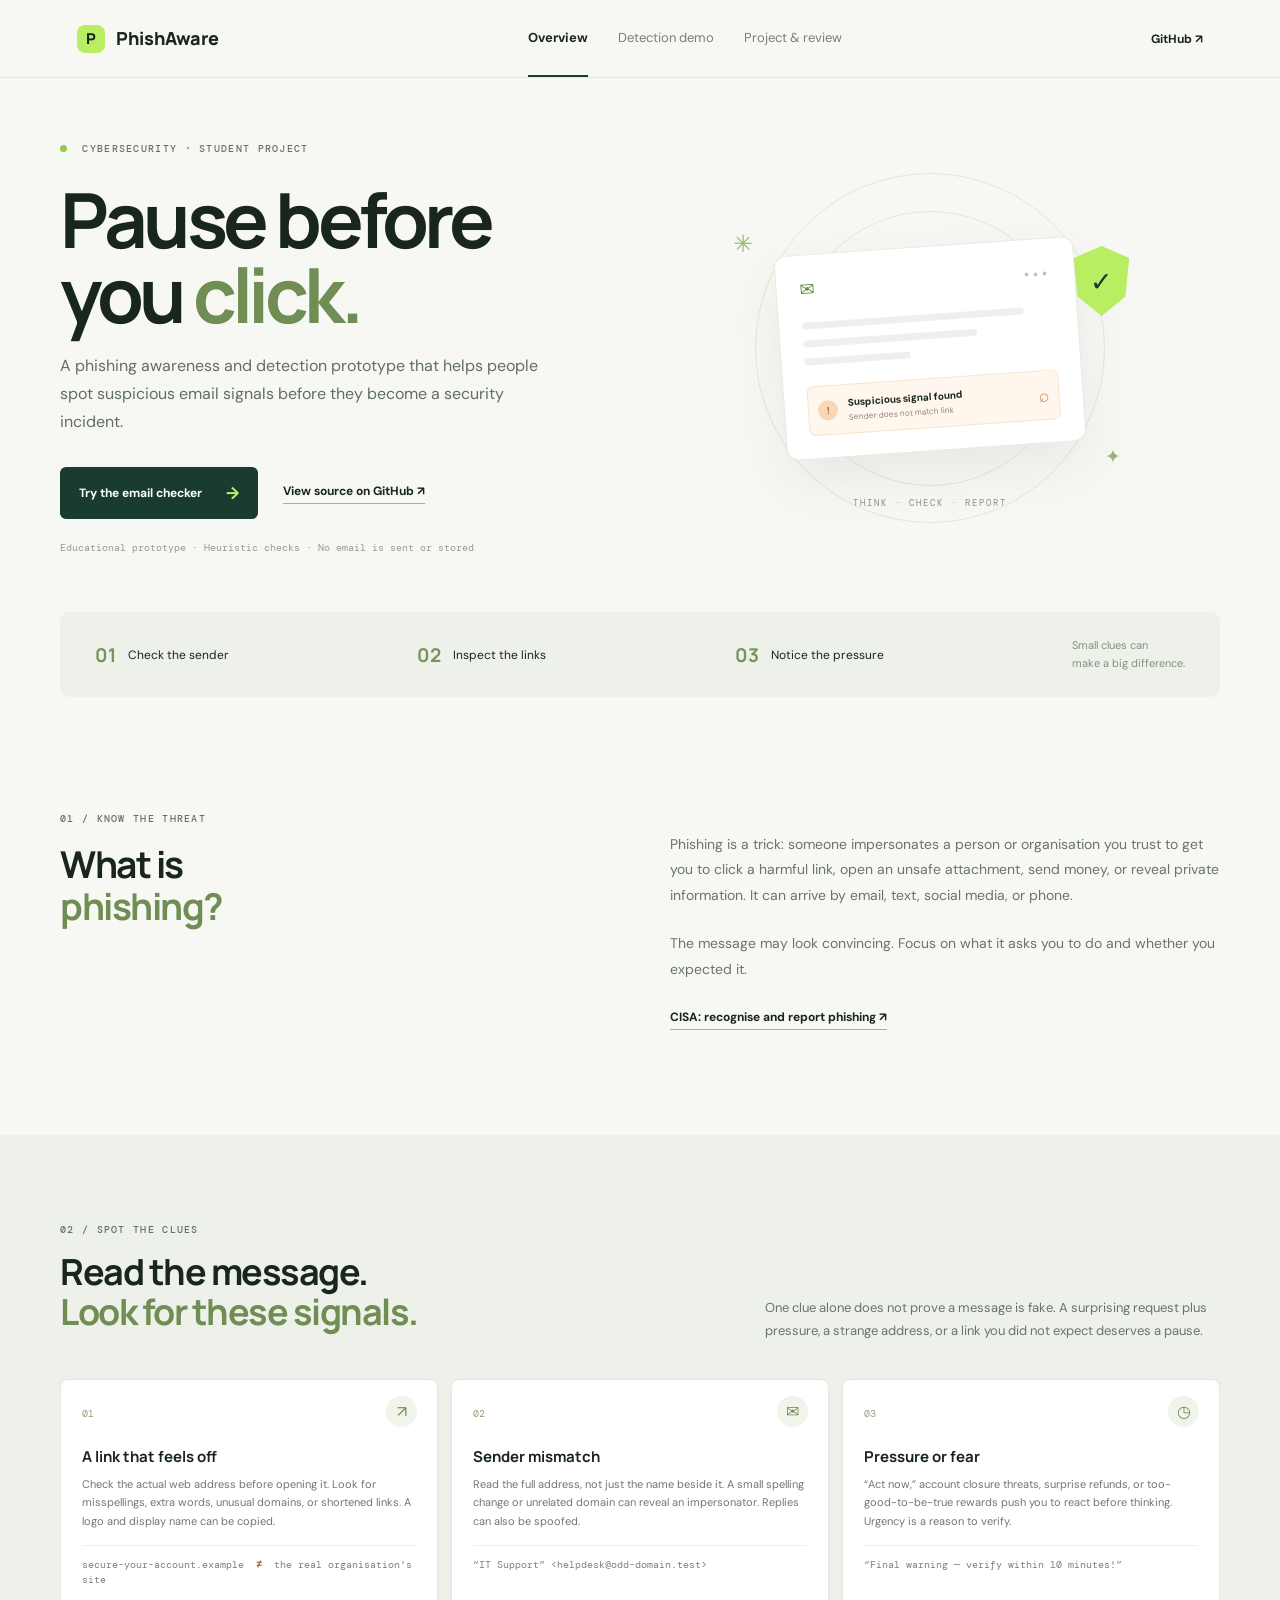
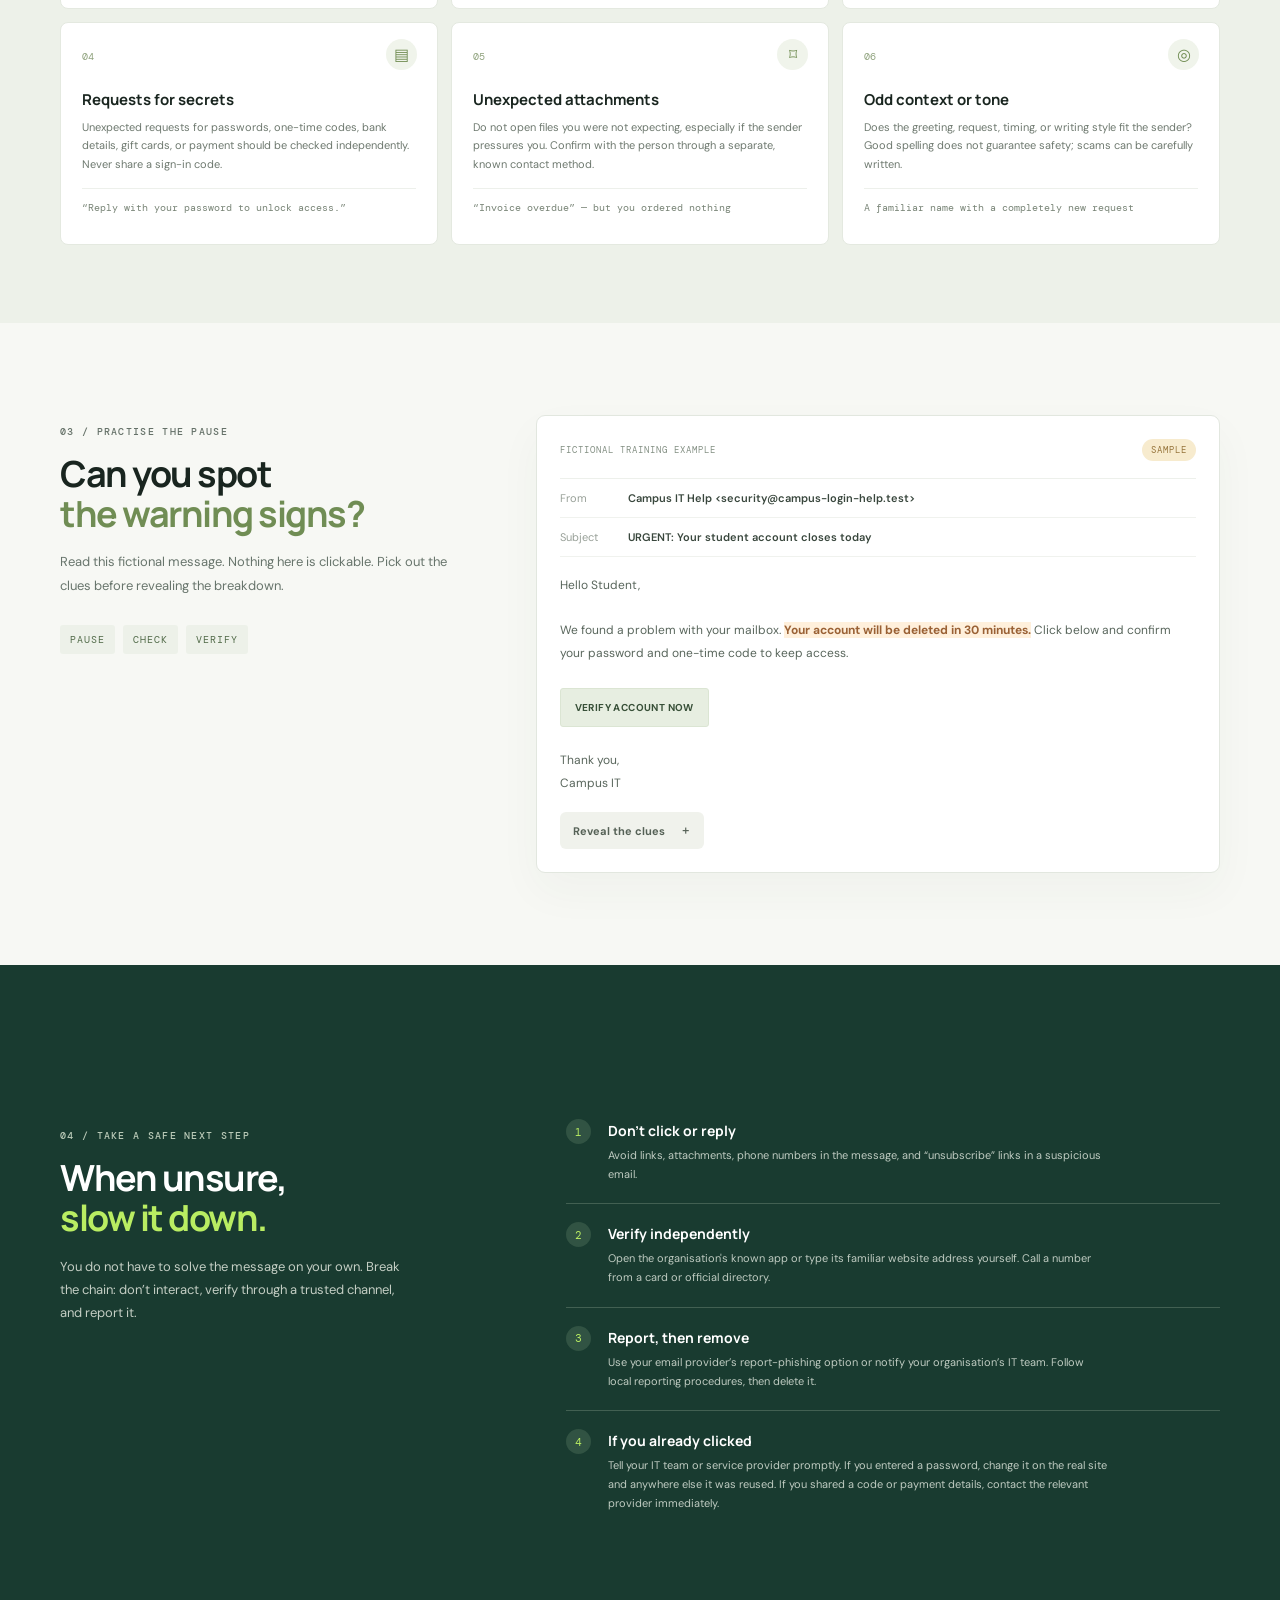
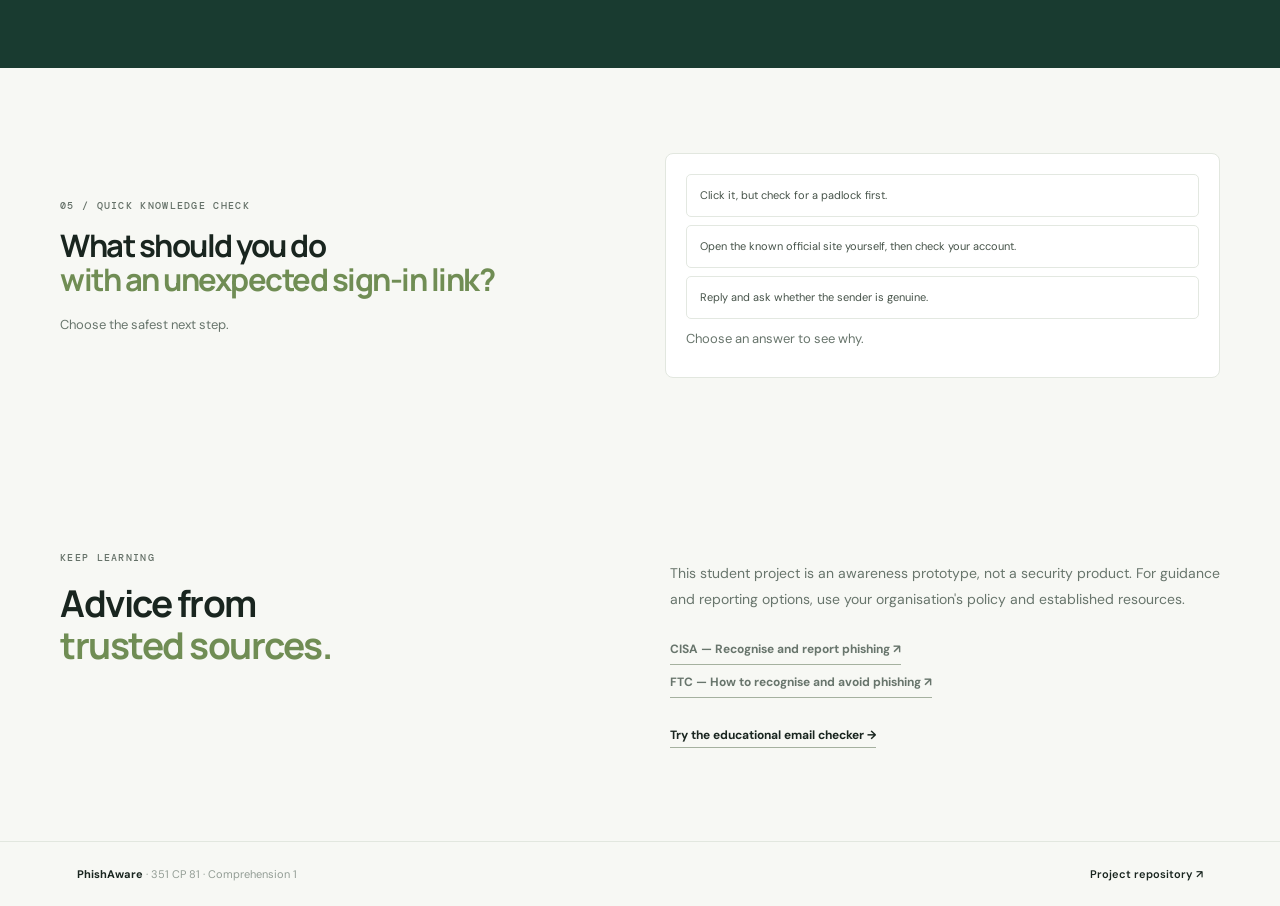
<file: index.html>
<!doctype html>
<html lang="en">
<head>
  <meta charset="utf-8"><meta name="viewport" content="width=device-width, initial-scale=1">
  <meta name="description" content="A student project exploring phishing awareness and email risk indicators.">
  <title>PhishAware — Project Portfolio</title><link rel="stylesheet" href="style.css">
</head>
<body>
  <header class="site-header"><a class="brand" href="index.html"><span class="brand-mark">P</span> PhishAware</a><nav aria-label="Main navigation"><a class="active" href="index.html">Overview</a><a href="project.html">Detection demo</a><a href="review.html">Project & review</a></nav><a class="repo-link" data-repo href="#">GitHub ↗</a></header>
  <main>
    <section class="hero wrap"><div class="hero-copy"><p class="eyebrow"><span class="dot"></span> CYBERSECURITY · STUDENT PROJECT</p><h1>Pause before<br>you <em>click.</em></h1><p class="lead">A phishing awareness and detection prototype that helps people spot suspicious email signals before they become a security incident.</p><div class="actions"><a class="button primary" href="project.html">Try the email checker <span>→</span></a><a class="text-link" data-repo href="#">View source on GitHub ↗</a></div><p class="fine">Educational prototype · Heuristic checks · No email is sent or stored</p></div>
      <div class="hero-visual" aria-label="Illustration of an email being checked for suspicious signals"><div class="orbit orbit-one"></div><div class="orbit orbit-two"></div><div class="mail-card"><div class="mail-top"><span class="mail-icon">✉</span><span class="mail-dots">•••</span></div><div class="mail-line wide"></div><div class="mail-line"></div><div class="mail-line short"></div><div class="alert-row"><span class="warning">!</span><span><b>Suspicious signal found</b><small>Sender does not match link</small></span><span class="mini-check">⌕</span></div></div><div class="shield"><span>✓</span></div><div class="spark spark-a">✳</div><div class="spark spark-b">✦</div><div class="visual-caption">THINK · CHECK · REPORT</div></div>
    </section>
    <section class="stats wrap"><div><strong>01</strong><span>Check the sender</span></div><div><strong>02</strong><span>Inspect the links</span></div><div><strong>03</strong><span>Notice the pressure</span></div><div class="stats-note">Small clues can<br>make a big difference.</div></section>
    <section class="intro wrap"><div><p class="eyebrow">01 / KNOW THE THREAT</p><h2>What is<br><em>phishing?</em></h2></div><div class="intro-copy"><p>Phishing is a trick: someone impersonates a person or organisation you trust to get you to click a harmful link, open an unsafe attachment, send money, or reveal private information. It can arrive by email, text, social media, or phone.</p><p>The message may look convincing. Focus on what it asks you to do and whether you expected it.</p><a class="arrow-link" href="https://www.cisa.gov/secure-our-world/recognize-and-report-phishing" target="_blank" rel="noopener">CISA: recognise and report phishing ↗</a></div></section>
    <section class="signals-section"><div class="wrap"><div class="section-head"><div><p class="eyebrow">02 / SPOT THE CLUES</p><h2>Read the message.<br><em>Look for these signals.</em></h2></div><p>One clue alone does not prove a message is fake. A surprising request plus pressure, a strange address, or a link you did not expect deserves a pause.</p></div><div class="signal-grid">
      <article class="signal-card"><span class="signal-number">01</span><span class="signal-icon">↗</span><h3>A link that feels off</h3><p>Check the actual web address before opening it. Look for misspellings, extra words, unusual domains, or shortened links. A logo and display name can be copied.</p><div class="example-line">secure-your-account.example&nbsp; <b>≠</b> &nbsp;the real organisation's site</div></article>
      <article class="signal-card"><span class="signal-number">02</span><span class="signal-icon">✉</span><h3>Sender mismatch</h3><p>Read the full address, not just the name beside it. A small spelling change or unrelated domain can reveal an impersonator. Replies can also be spoofed.</p><div class="example-line">“IT Support” &lt;helpdesk@odd-domain.test&gt;</div></article>
      <article class="signal-card"><span class="signal-number">03</span><span class="signal-icon">◷</span><h3>Pressure or fear</h3><p>“Act now,” account closure threats, surprise refunds, or too-good-to-be-true rewards push you to react before thinking. Urgency is a reason to verify.</p><div class="example-line">“Final warning — verify within 10 minutes!”</div></article>
      <article class="signal-card"><span class="signal-number">04</span><span class="signal-icon">▤</span><h3>Requests for secrets</h3><p>Unexpected requests for passwords, one-time codes, bank details, gift cards, or payment should be checked independently. Never share a sign-in code.</p><div class="example-line">“Reply with your password to unlock access.”</div></article>
      <article class="signal-card"><span class="signal-number">05</span><span class="signal-icon">⌑</span><h3>Unexpected attachments</h3><p>Do not open files you were not expecting, especially if the sender pressures you. Confirm with the person through a separate, known contact method.</p><div class="example-line">“Invoice overdue” — but you ordered nothing</div></article>
      <article class="signal-card"><span class="signal-number">06</span><span class="signal-icon">◎</span><h3>Odd context or tone</h3><p>Does the greeting, request, timing, or writing style fit the sender? Good spelling does not guarantee safety; scams can be carefully written.</p><div class="example-line">A familiar name with a completely new request</div></article>
    </div></div></section>
    <section class="anatomy wrap"><div class="anatomy-copy"><p class="eyebrow">03 / PRACTISE THE PAUSE</p><h2>Can you spot<br><em>the warning signs?</em></h2><p>Read this fictional message. Nothing here is clickable. Pick out the clues before revealing the breakdown.</p><div class="anatomy-rule"><span>PAUSE</span><span>CHECK</span><span>VERIFY</span></div></div><div class="sample-email"><div class="sample-label"><span>FICTIONAL TRAINING EXAMPLE</span><span class="sample-badge">SAMPLE</span></div><div class="sample-meta"><span>From</span><b>Campus IT Help &lt;security@campus-login-help.test&gt;</b></div><div class="sample-meta"><span>Subject</span><b>URGENT: Your student account closes today</b></div><div class="sample-body">Hello Student,<br><br>We found a problem with your mailbox. <strong>Your account will be deleted in 30 minutes.</strong> Click below and confirm your password and one-time code to keep access.<br><br><span class="fake-button">VERIFY ACCOUNT NOW</span><br><br>Thank you,<br>Campus IT</div><button class="button light reveal-button" id="reveal-clues" aria-expanded="false">Reveal the clues <span>＋</span></button><div class="clue-breakdown" id="clue-breakdown" hidden><h3>Four things to question</h3><ul><li><b>Lookalike sender domain:</b> “campus-login-help.test” is not established by the display name.</li><li><b>Artificial urgency:</b> a 30-minute deadline pressures the reader.</li><li><b>Password and one-time code request:</b> never disclose sign-in codes in response to an email.</li><li><b>Unexpected sign-in link:</b> navigate to the known campus website yourself or contact IT using a trusted directory.</li></ul><p>Training domains ending in <code>.test</code> are reserved for examples. This sample is fictional.</p></div></div></section>
    <section class="response-section"><div class="wrap response-layout"><div><p class="eyebrow">04 / TAKE A SAFE NEXT STEP</p><h2>When unsure,<br><em>slow it down.</em></h2><p class="response-intro">You do not have to solve the message on your own. Break the chain: don’t interact, verify through a trusted channel, and report it.</p></div><ol class="response-steps"><li><span>1</span><div><h3>Don’t click or reply</h3><p>Avoid links, attachments, phone numbers in the message, and “unsubscribe” links in a suspicious email.</p></div></li><li><span>2</span><div><h3>Verify independently</h3><p>Open the organisation's known app or type its familiar website address yourself. Call a number from a card or official directory.</p></div></li><li><span>3</span><div><h3>Report, then remove</h3><p>Use your email provider’s report-phishing option or notify your organisation’s IT team. Follow local reporting procedures, then delete it.</p></div></li><li><span>4</span><div><h3>If you already clicked</h3><p>Tell your IT team or service provider promptly. If you entered a password, change it on the real site and anywhere else it was reused. If you shared a code or payment details, contact the relevant provider immediately.</p></div></li></ol></div></section>
    <section class="mini-quiz wrap"><div><p class="eyebrow">05 / QUICK KNOWLEDGE CHECK</p><h2>What should you do<br><em>with an unexpected sign-in link?</em></h2><p>Choose the safest next step.</p></div><div class="quiz-box"><button class="quiz-option" data-correct="false">Click it, but check for a padlock first.</button><button class="quiz-option" data-correct="true">Open the known official site yourself, then check your account.</button><button class="quiz-option" data-correct="false">Reply and ask whether the sender is genuine.</button><p class="quiz-feedback" id="quiz-feedback" aria-live="polite">Choose an answer to see why.</p></div></section>
    <section class="intro wrap sources-row"><div><p class="eyebrow">KEEP LEARNING</p><h2>Advice from<br><em>trusted sources.</em></h2></div><div class="intro-copy"><p>This student project is an awareness prototype, not a security product. For guidance and reporting options, use your organisation's policy and established resources.</p><p><a class="arrow-link" href="https://www.cisa.gov/secure-our-world/recognize-and-report-phishing" target="_blank" rel="noopener">CISA — Recognise and report phishing ↗</a><br><a class="arrow-link source-link" href="https://consumer.ftc.gov/articles/how-recognize-avoid-phishing-scams" target="_blank" rel="noopener">FTC — How to recognise and avoid phishing ↗</a></p><a class="arrow-link" href="project.html">Try the educational email checker →</a></div></section>
  </main>
  <footer class="site-footer"><span>PhishAware <span class="muted">· 351 CP 81 · Comprehension 1</span></span><a data-repo href="#">Project repository ↗</a></footer><script src="app.js"></script>
</body></html>
</file>
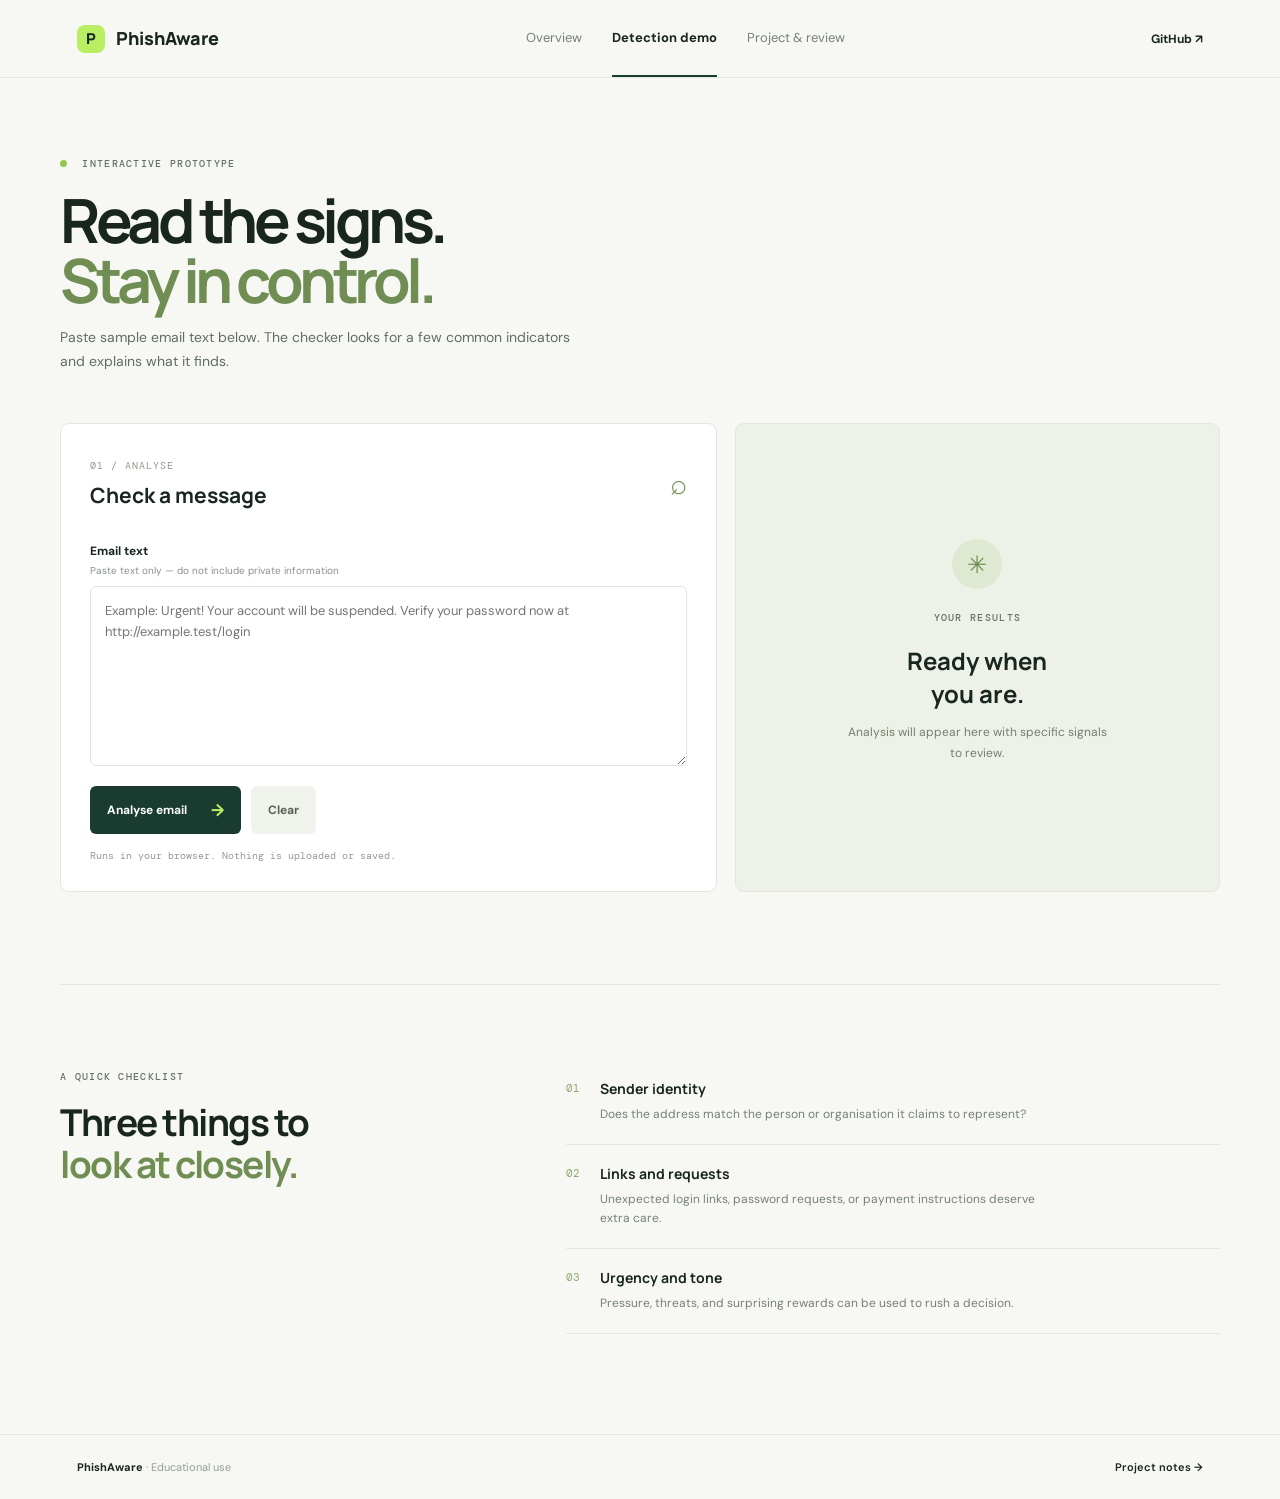
<file: project.html>
<!doctype html>
<html lang="en"><head><meta charset="utf-8"><meta name="viewport" content="width=device-width, initial-scale=1"><meta name="description" content="Try the PhishAware educational email indicator checker."><title>Detection Demo — PhishAware</title><link rel="stylesheet" href="style.css"></head>
<body><header class="site-header"><a class="brand" href="index.html"><span class="brand-mark">P</span> PhishAware</a><nav aria-label="Main navigation"><a href="index.html">Overview</a><a class="active" href="project.html">Detection demo</a><a href="review.html">Project & review</a></nav><a class="repo-link" data-repo href="#">GitHub ↗</a></header>
<main><section class="page-heading wrap"><p class="eyebrow"><span class="dot"></span> INTERACTIVE PROTOTYPE</p><h1>Read the signs.<br><em>Stay in control.</em></h1><p class="lead">Paste sample email text below. The checker looks for a few common indicators and explains what it finds.</p></section>
<section class="checker-layout wrap"><div class="checker-card"><div class="card-heading"><div><span class="step">01 / ANALYSE</span><h2>Check a message</h2></div><span class="card-icon">⌕</span></div><label for="email-text">Email text <span>Paste text only — do not include private information</span></label><textarea id="email-text" placeholder="Example: Urgent! Your account will be suspended. Verify your password now at http://example.test/login"></textarea><div class="form-actions"><button class="button primary" id="analyse">Analyse email <span>→</span></button><button class="button light" id="clear">Clear</button></div><p class="fine">Runs in your browser. Nothing is uploaded or saved.</p></div>
<aside class="result-card" aria-live="polite" id="result"><div class="result-empty"><div class="result-symbol">✳</div><p class="eyebrow">YOUR RESULTS</p><h2>Ready when<br>you are.</h2><p>Analysis will appear here with specific signals to review.</p></div></aside></section>
<section class="learn wrap"><div><p class="eyebrow">A QUICK CHECKLIST</p><h2>Three things to<br><em>look at closely.</em></h2></div><div class="checklist"><article><span>01</span><div><h3>Sender identity</h3><p>Does the address match the person or organisation it claims to represent?</p></div></article><article><span>02</span><div><h3>Links and requests</h3><p>Unexpected login links, password requests, or payment instructions deserve extra care.</p></div></article><article><span>03</span><div><h3>Urgency and tone</h3><p>Pressure, threats, and surprising rewards can be used to rush a decision.</p></div></article></div></section>
</main><footer class="site-footer"><span>PhishAware <span class="muted">· Educational use</span></span><a href="review.html">Project notes →</a></footer><script src="app.js"></script></body></html>
</file>
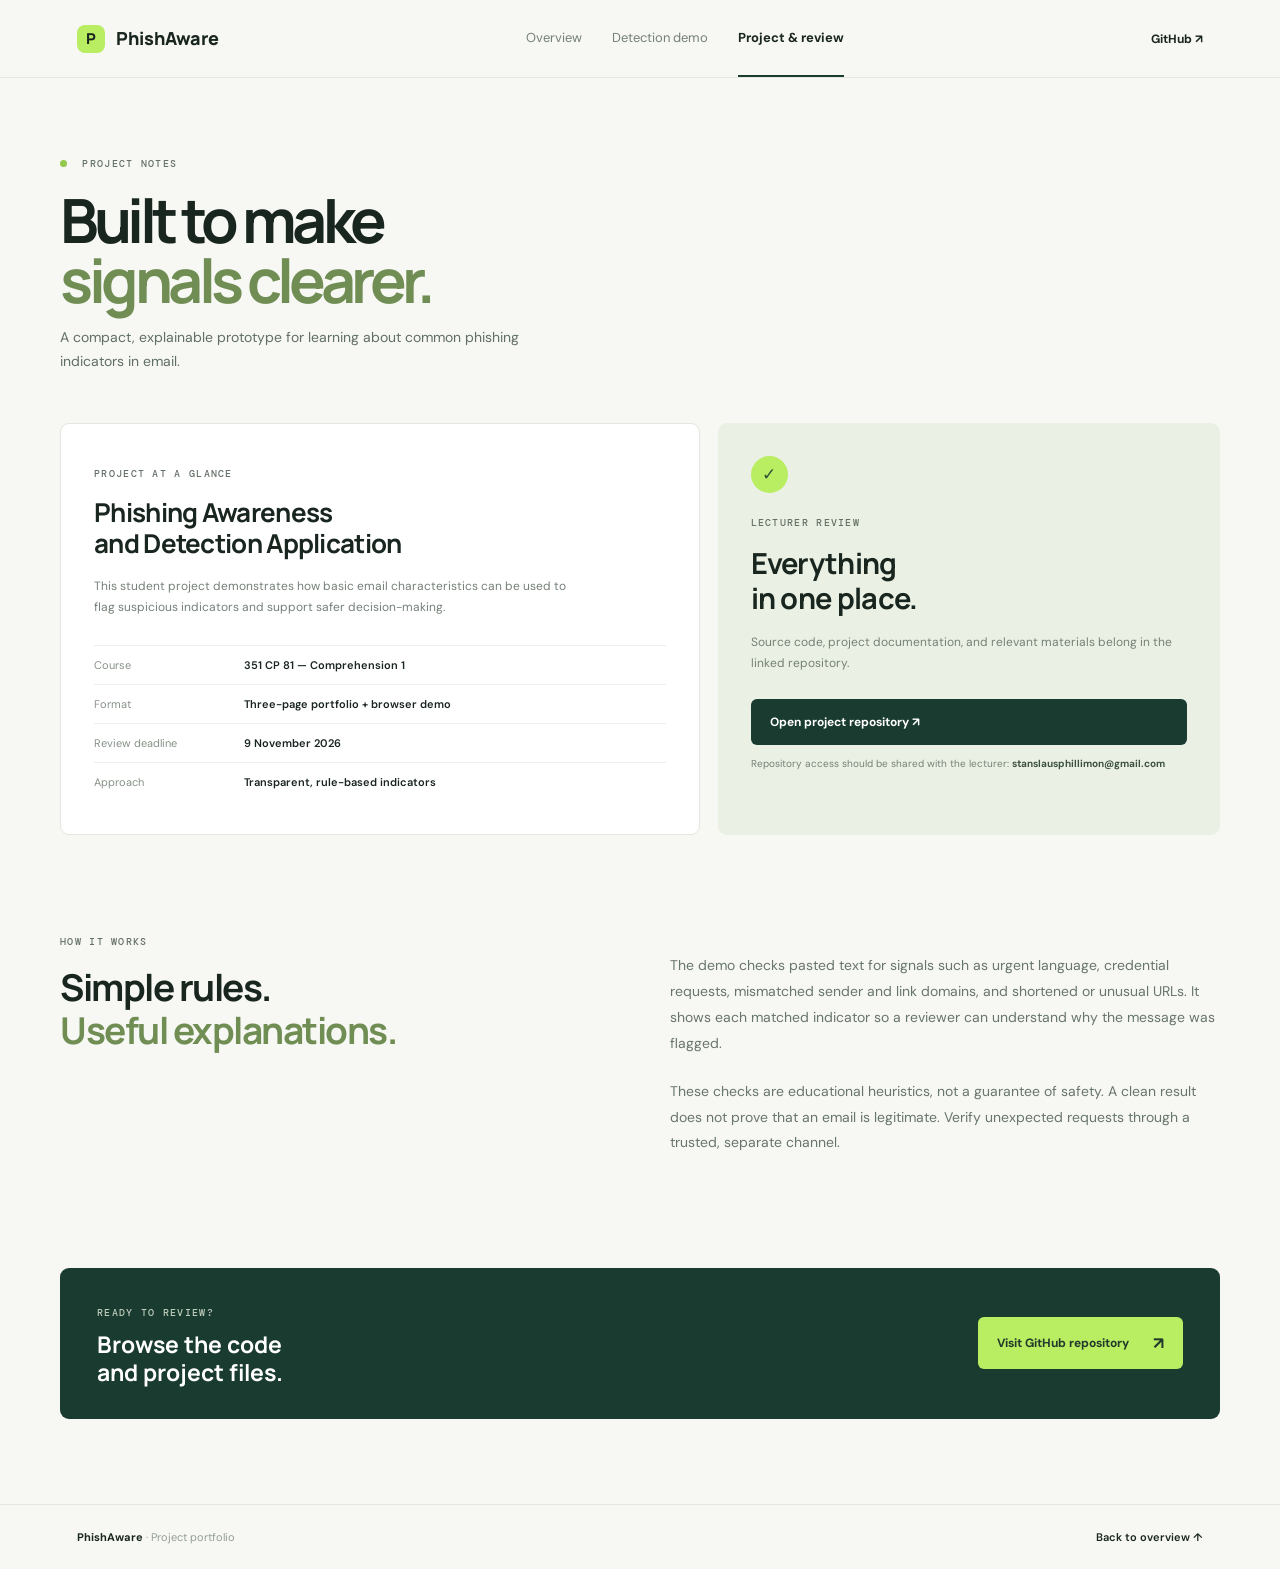
<file: review.html>
<!doctype html>
<html lang="en"><head><meta charset="utf-8"><meta name="viewport" content="width=device-width, initial-scale=1"><meta name="description" content="Project scope, methodology and review information for PhishAware."><title>Project & Review — PhishAware</title><link rel="stylesheet" href="style.css"></head>
<body><header class="site-header"><a class="brand" href="index.html"><span class="brand-mark">P</span> PhishAware</a><nav aria-label="Main navigation"><a href="index.html">Overview</a><a href="project.html">Detection demo</a><a class="active" href="review.html">Project & review</a></nav><a class="repo-link" data-repo href="#">GitHub ↗</a></header>
<main><section class="page-heading wrap"><p class="eyebrow"><span class="dot"></span> PROJECT NOTES</p><h1>Built to make<br><em>signals clearer.</em></h1><p class="lead">A compact, explainable prototype for learning about common phishing indicators in email.</p></section>
<section class="project-grid wrap"><article class="project-panel"><p class="eyebrow">PROJECT AT A GLANCE</p><h2>Phishing Awareness<br>and Detection Application</h2><p>This student project demonstrates how basic email characteristics can be used to flag suspicious indicators and support safer decision-making.</p><dl><div><dt>Course</dt><dd>351 CP 81 — Comprehension 1</dd></div><div><dt>Format</dt><dd>Three-page portfolio + browser demo</dd></div><div><dt>Review deadline</dt><dd>9 November 2026</dd></div><div><dt>Approach</dt><dd>Transparent, rule-based indicators</dd></div></dl></article><aside class="review-panel"><div class="review-icon">✓</div><p class="eyebrow">LECTURER REVIEW</p><h2>Everything<br>in one place.</h2><p>Source code, project documentation, and relevant materials belong in the linked repository.</p><a class="button primary full" data-repo href="#">Open project repository ↗</a><p class="review-hint">Repository access should be shared with the lecturer: <b>stanslausphillimon@gmail.com</b></p></aside></section>
<section class="method wrap"><div><p class="eyebrow">HOW IT WORKS</p><h2>Simple rules.<br><em>Useful explanations.</em></h2></div><div class="method-copy"><p>The demo checks pasted text for signals such as urgent language, credential requests, mismatched sender and link domains, and shortened or unusual URLs. It shows each matched indicator so a reviewer can understand why the message was flagged.</p><p>These checks are educational heuristics, not a guarantee of safety. A clean result does not prove that an email is legitimate. Verify unexpected requests through a trusted, separate channel.</p></div></section>
<section class="review-cta wrap"><div><span class="eyebrow">READY TO REVIEW?</span><h2>Browse the code<br>and project files.</h2></div><a class="button primary" data-repo href="#">Visit GitHub repository <span>↗</span></a></section>
</main><footer class="site-footer"><span>PhishAware <span class="muted">· Project portfolio</span></span><a href="index.html">Back to overview ↑</a></footer><script src="app.js"></script></body></html>
</file>
<file: style.css>
@import url('https://fonts.googleapis.com/css2?family=DM+Mono:wght@400;500&family=DM+Sans:wght@400;500;600;700&family=Manrope:wght@400;500;600;700;800&display=swap');
:root{--ink:#19251f;--muted:#748078;--green:#b9ed62;--deep:#193b30;--paper:#f7f8f4;--line:#e2e7df;--orange:#eb8d5d}*{box-sizing:border-box}body{margin:0;background:var(--paper);color:var(--ink);font-family:'DM Sans',sans-serif}a{color:inherit;text-decoration:none}.site-header{height:78px;padding:0 max(calc((100vw - 1160px)/2),6%);display:flex;align-items:center;gap:40px;background:rgba(247,248,244,.94);border-bottom:1px solid var(--line);position:sticky;top:0;z-index:5}.brand{font-family:Manrope,sans-serif;font-weight:800;font-size:18px;white-space:nowrap}.brand-mark{display:inline-grid;place-items:center;width:28px;height:28px;background:var(--green);border-radius:8px;margin-right:7px;font-size:15px}.site-header nav{display:flex;gap:30px;margin:auto;font-size:13px;color:#748078}.site-header nav a{padding:29px 0}.site-header nav .active{color:var(--ink);border-bottom:2px solid var(--deep);font-weight:700}.repo-link{font-size:12px;font-weight:700;white-space:nowrap}.wrap{max-width:1160px;margin:0 auto}.hero{min-height:524px;display:grid;grid-template-columns:1fr 1fr;align-items:center;padding:54px 0 48px}.eyebrow{font:500 10px 'DM Mono',monospace;letter-spacing:1.3px;color:#657168}.dot{display:inline-block;width:7px;height:7px;border-radius:50%;background:#92c84b;margin-right:8px}.hero h1,.page-heading h1{font:700 clamp(54px,6vw,76px)/.99 Manrope,sans-serif;letter-spacing:-4.5px;margin:27px 0 20px}.hero h1 em,.page-heading em,.intro h2 em,.learn h2 em,.method h2 em{font-style:normal;color:#708d54}.lead{font-size:16px;line-height:1.75;color:#606e64;max-width:510px}.actions{display:flex;align-items:center;gap:25px;margin-top:31px}.button{border:0;border-radius:6px;padding:15px 19px;font:700 12px 'DM Sans',sans-serif;display:inline-flex;gap:24px;align-items:center;cursor:pointer}.primary{background:var(--deep);color:#fff}.primary span{color:var(--green);font-size:17px}.text-link,.arrow-link{font-size:12px;font-weight:700;border-bottom:1px solid #a5b19f;padding-bottom:4px}.fine{font:10px 'DM Mono',monospace;color:#929b94;margin-top:22px}.hero-visual{height:365px;position:relative;display:grid;place-items:center}.orbit{border:1px solid #e1e8d8;border-radius:50%;position:absolute}.orbit-one{width:350px;height:350px}.orbit-two{width:275px;height:275px}.mail-card{position:relative;z-index:1;background:white;width:300px;padding:22px 23px;border:1px solid #e5eae3;border-radius:12px;box-shadow:0 22px 55px #344e3615;transform:rotate(-4deg)}.mail-top{display:flex;justify-content:space-between;align-items:center;margin-bottom:21px}.mail-icon{font-size:18px;color:#638849}.mail-dots{letter-spacing:3px;color:#bcc3bc}.mail-line{height:7px;border-radius:5px;background:#edf0eb;width:69%;margin:11px 0}.mail-line.wide{width:88%}.mail-line.short{width:42%;margin-bottom:21px}.alert-row{display:flex;align-items:center;gap:10px;background:#fff6ed;border:1px solid #f7e3d0;border-radius:7px;padding:11px 9px;font-size:10px}.warning{display:grid;place-items:center;width:20px;height:20px;border-radius:50%;background:#f6d8b9;color:#b66b35;font-weight:700}.alert-row small{display:block;color:#8a8176;font-size:8px;margin-top:3px}.mini-check{margin-left:auto;font-size:18px;color:#c98c5e}.shield{position:absolute;z-index:2;right:15%;top:22%;width:63px;height:70px;clip-path:polygon(50% 0,94% 17%,88% 72%,50% 100%,12% 72%,6% 17%);background:var(--green);display:grid;place-items:center;font-size:27px;color:var(--deep);box-shadow:0 5px 20px #a4c965}.spark{position:absolute;color:#9bb774}.spark-a{top:17%;left:16%;font-size:24px}.spark-b{bottom:17%;right:17%;font-size:19px}.visual-caption{position:absolute;bottom:6%;font:9px 'DM Mono',monospace;letter-spacing:2px;color:#88958a}.stats{display:flex;align-items:center;justify-content:space-between;background:#eef1e9;border-radius:9px;padding:25px 35px}.stats div:not(.stats-note){display:flex;align-items:center;gap:12px}.stats strong{font:700 19px Manrope;color:#78945c}.stats span{font-size:12px}.stats-note{font-size:11px;line-height:1.55;color:#829080}.intro,.method{padding:105px 0;display:grid;grid-template-columns:1fr 1fr;gap:60px}.intro h2,.learn h2,.method h2{font:700 37px/1.15 Manrope;letter-spacing:-1.5px;margin:18px 0}.intro-copy{padding-top:30px}.intro-copy p,.method-copy p{font-size:14px;line-height:1.85;color:#68756c;margin:0 0 22px}.arrow-link{display:inline-flex;gap:9px}.site-footer{border-top:1px solid var(--line);padding:25px max(calc((100vw - 1160px)/2),6%);display:flex;justify-content:space-between;font-size:11px;font-weight:700}.site-footer a{font-weight:600}.muted{color:#939d95;font-weight:400}.page-heading{padding:69px 0 35px}.page-heading h1{font-size:61px;margin:20px 0 14px}.page-heading .lead{font-size:14px}.checker-layout{display:grid;grid-template-columns:1.15fr .85fr;gap:18px;margin-bottom:92px}.checker-card,.result-card{background:#fff;border:1px solid var(--line);border-radius:9px;padding:29px}.card-heading{display:flex;justify-content:space-between;align-items:center;margin-bottom:27px}.step{font:10px 'DM Mono',monospace;color:#8c9a8a;letter-spacing:1px}.card-heading h2{font:700 21px Manrope;margin:7px 0}.card-icon{font-size:29px;color:#78945c}.checker-card label{display:block;font-size:12px;font-weight:700;margin-bottom:9px}.checker-card label span{display:block;font-size:10px;font-weight:400;color:#879187;margin-top:5px}.checker-card textarea{width:100%;height:180px;border:1px solid #dfe5dc;border-radius:6px;padding:14px;font:13px/1.6 'DM Sans',sans-serif;resize:vertical;outline-color:#9cb778}.form-actions{display:flex;gap:10px;margin-top:15px}.form-actions .button{padding:13px 17px}.light{background:#f0f2ec;color:#566257}.checker-card .fine{margin:15px 0 0}.result-card{background:#edf1e7;min-height:365px;display:grid;place-items:center}.result-empty{text-align:center;max-width:260px}.result-symbol{width:50px;height:50px;border-radius:50%;background:#dfe9d2;display:grid;place-items:center;margin:0 auto 22px;font-size:24px;color:#6e8b50}.result-empty h2{font:700 27px/1.15 Manrope;margin:10px 0}.result-empty p:not(.eyebrow){font-size:12px;line-height:1.7;color:#718070}.result-card.has-result{display:block;background:#edf1e7}.result-top{display:flex;justify-content:space-between;align-items:center}.risk-pill{background:#f8dfc9;color:#9d562a;border-radius:30px;padding:7px 11px;font:10px 'DM Mono',monospace}.risk-pill.low{background:#dcebd0;color:#45653c}.result-card h2{font:700 24px Manrope;margin:20px 0 8px}.result-summary{font-size:12px;color:#667365;line-height:1.6}.signal-list{list-style:none;padding:7px 0 0;margin:15px 0}.signal-list li{padding:12px 0;border-top:1px solid #dce3d7;font-size:11px;line-height:1.5}.signal-list b{display:block;color:#314134;margin-bottom:2px}.result-tip{background:#fff;border-radius:6px;padding:12px;font-size:10px;line-height:1.6;color:#68756c}.learn{border-top:1px solid var(--line);padding:75px 0 100px;display:grid;grid-template-columns:.8fr 1.2fr;gap:70px}.checklist article{display:flex;gap:20px;padding:19px 0;border-bottom:1px solid var(--line)}.checklist article>span{font:11px 'DM Mono',monospace;color:#8eaa6d;padding-top:2px}.checklist h3{font:700 14px Manrope;margin:0 0 7px}.checklist p{font-size:12px;line-height:1.65;color:#758078;margin:0;max-width:440px}.project-grid{display:grid;grid-template-columns:1.12fr .88fr;gap:18px}.project-panel,.review-panel{border-radius:9px;padding:33px}.project-panel{background:#fff;border:1px solid var(--line)}.project-panel h2,.review-panel h2{font:700 26px/1.2 Manrope;letter-spacing:-.7px;margin:17px 0}.project-panel>p:not(.eyebrow),.review-panel>p:not(.eyebrow){font-size:12px;line-height:1.75;color:#758078;max-width:490px}.project-panel dl{margin:27px 0 0}.project-panel dl div{display:grid;grid-template-columns:150px 1fr;padding:12px 0;border-top:1px solid #edf0eb;font-size:11px}.project-panel dt{color:#879187}.project-panel dd{margin:0;font-weight:600}.review-panel{background:#eaf0e3}.review-icon{width:37px;height:37px;border-radius:50%;display:grid;place-items:center;background:var(--green);color:#325136;font-size:17px;margin-bottom:23px}.review-panel h2{font-size:29px}.button.full{width:100%;justify-content:space-between;margin-top:13px}.review-panel .review-hint{font-size:10px!important}.review-hint b{color:#3d5140}.method{padding:90px 0}.method-copy{padding-top:28px}.review-cta{background:var(--deep);color:white;border-radius:9px;padding:32px 37px;margin-bottom:85px;display:flex;align-items:center;justify-content:space-between}.review-cta .eyebrow{color:#bfccbd}.review-cta h2{font:700 23px/1.2 Manrope;margin:10px 0 0}.review-cta .button{background:var(--green);color:#23392b}.review-cta .button span{color:#23392b}
@media(max-width:900px){.wrap{margin-left:6%;margin-right:6%}.site-header{padding:0 6%;gap:16px}.site-header nav{gap:16px}.hero{min-height:490px}.stats{padding:22px;gap:14px}.stats-note{display:none}}
@media(max-width:640px){.site-header{height:auto;min-height:65px;flex-wrap:wrap;padding-top:13px;padding-bottom:0;gap:10px}.brand{font-size:16px}.repo-link{margin-left:auto}.site-header nav{order:3;width:100%;justify-content:space-between;margin:0;gap:8px;font-size:11px}.site-header nav a{padding:12px 0}.hero{grid-template-columns:1fr;padding-top:50px}.hero h1{font-size:59px}.hero-visual{height:300px}.orbit-one{width:300px;height:300px}.orbit-two{width:235px;height:235px}.mail-card{width:270px}.stats{flex-wrap:wrap;justify-content:flex-start}.stats div:not(.stats-note){width:44%}.intro,.method,.learn{grid-template-columns:1fr;gap:10px;padding:70px 0}.intro-copy,.method-copy{padding-top:5px}.page-heading{padding-top:48px}.page-heading h1{font-size:51px}.checker-layout,.project-grid{grid-template-columns:1fr}.checker-card,.result-card,.project-panel,.review-panel{padding:23px}.checker-layout{margin-bottom:60px}.result-card{min-height:300px}.review-cta{margin-bottom:60px;padding:26px;align-items:flex-start;gap:22px;flex-direction:column}.site-footer{padding:22px 6%}.project-panel dl div{grid-template-columns:125px 1fr}}

/* Awareness lesson and practice sections */
.signals-section,.response-section{background:#edf1e9;padding:78px 0}.section-head{display:grid;grid-template-columns:1fr .7fr;gap:55px;align-items:end;margin-bottom:30px}.section-head h2,.anatomy h2,.response-layout h2,.mini-quiz h2{font:700 36px/1.12 Manrope;letter-spacing:-1.5px;margin:16px 0}.section-head h2 em,.anatomy h2 em,.response-layout h2 em,.mini-quiz h2 em{font-style:normal;color:#708d54}.section-head>p,.anatomy-copy>p:not(.eyebrow),.response-intro,.mini-quiz>div>p:not(.eyebrow){font-size:13px;line-height:1.8;color:#68756c;margin:0 0 6px}.signal-grid{display:grid;grid-template-columns:repeat(3,1fr);gap:13px}.signal-card{background:#fff;border:1px solid #e4e9e0;border-radius:8px;padding:21px;position:relative;min-height:223px}.signal-number{font:10px 'DM Mono',monospace;color:#8fa27d}.signal-icon{position:absolute;right:20px;top:16px;width:31px;height:31px;border-radius:50%;background:#f0f4eb;display:grid;place-items:center;color:#718d53;font-size:16px}.signal-card h3{font:700 15px Manrope;margin:24px 0 8px}.signal-card p{font-size:11px;line-height:1.7;color:#6e796f;margin:0 0 14px}.example-line{padding-top:11px;border-top:1px solid #edf0eb;font:10px 'DM Mono',monospace;color:#788476;line-height:1.5}.example-line b{color:#b26948}.anatomy{padding-top:92px;padding-bottom:92px;display:grid;grid-template-columns:.75fr 1.25fr;gap:65px;align-items:start}.anatomy-copy{position:sticky;top:110px}.anatomy-rule{display:flex;gap:8px;margin-top:28px}.anatomy-rule span{font:10px 'DM Mono',monospace;letter-spacing:1px;background:#edf1e9;padding:8px 10px;border-radius:3px;color:#526b49}.sample-email{background:#fff;border:1px solid var(--line);border-radius:9px;box-shadow:0 18px 45px #344e360a;padding:23px}.sample-label{display:flex;justify-content:space-between;align-items:center;font:9px 'DM Mono',monospace;letter-spacing:1px;color:#849084;padding-bottom:17px;border-bottom:1px solid #edf0eb}.sample-badge{background:#f7ebce;color:#96743b;border-radius:20px;padding:5px 9px}.sample-meta{display:grid;grid-template-columns:68px 1fr;padding:12px 0;border-bottom:1px solid #f0f2ee;font-size:11px}.sample-meta span{color:#98a098}.sample-meta b{font-weight:600;color:#39473d}.sample-body{font-size:12px;line-height:1.9;color:#59665c;padding:17px 0}.sample-body strong{background:#fff0dc;color:#9a6135;font-weight:700}.fake-button{display:inline-block;padding:9px 14px;background:#e7eee1;color:#385038;border:1px solid #dbe5d3;border-radius:3px;font-size:10px;font-weight:700;letter-spacing:.4px}.reveal-button{font-size:11px;padding:11px 13px;gap:15px}.clue-breakdown{border-top:1px solid var(--line);margin-top:17px;padding-top:13px}.clue-breakdown h3{font:700 14px Manrope}.clue-breakdown ul{padding-left:18px}.clue-breakdown li{font-size:11px;line-height:1.65;color:#667268;margin-bottom:8px}.clue-breakdown li b{color:#304236}.clue-breakdown>p{font-size:10px;color:#879187;line-height:1.6}.clue-breakdown code{background:#f0f2ec;padding:2px 4px}.response-section{background:var(--deep);color:#fff}.response-layout{display:grid;grid-template-columns:.8fr 1.2fr;gap:70px;padding-top:76px;padding-bottom:78px}.response-layout .eyebrow{color:#b9c9b7}.response-layout h2 em{color:var(--green)}.response-intro{color:#c4cec4;max-width:340px}.response-steps{list-style:none;margin:0;padding:0}.response-steps li{display:flex;gap:17px;padding:0 0 20px;margin-bottom:18px;border-bottom:1px solid #426052}.response-steps li:last-child{margin:0;padding:0;border:0}.response-steps li>span{width:25px;height:25px;flex:0 0 25px;border-radius:50%;background:#315343;display:grid;place-items:center;font:11px 'DM Mono',monospace;color:var(--green)}.response-steps h3{font:700 14px Manrope;margin:2px 0 6px}.response-steps p{font-size:11px;line-height:1.7;color:#bfcbc1;margin:0;max-width:500px}.mini-quiz{padding-top:85px;padding-bottom:85px;display:grid;grid-template-columns:1fr 1fr;gap:50px;align-items:center}.mini-quiz h2{font-size:31px}.quiz-box{background:#fff;border:1px solid var(--line);border-radius:8px;padding:20px}.quiz-option{display:block;width:100%;text-align:left;background:#fff;border:1px solid #e3e8e1;border-radius:5px;padding:12px 13px;margin-bottom:8px;font:11px/1.55 'DM Sans',sans-serif;color:#465349;cursor:pointer;transition:background .15s,border-color .15s}.quiz-option:hover{border-color:#9aaf83;background:#f8faf5}.quiz-option.chosen-correct{border-color:#a8c390;background:#f0f7e9;color:#375436}.quiz-option.chosen-wrong{border-color:#e5b49d;background:#fff4ef;color:#8e503d}.quiz-feedback{font-size:11px;line-height:1.65;color:#859087;margin:13px 2px 2px}.quiz-feedback.is-correct{color:#44663e}.quiz-feedback.is-wrong{color:#9a5d45}.sources-row{padding-top:78px;padding-bottom:90px}.sources-row .intro-copy{padding-top:20px}.source-link{margin-top:14px}.sources-row .arrow-link{margin:3px 0}
@media(max-width:900px){.section-head{gap:25px}.signal-grid{grid-template-columns:repeat(2,1fr)}.anatomy{gap:35px}.response-layout{gap:35px}}
@media(max-width:640px){.signals-section,.response-section{padding:60px 0}.section-head,.anatomy,.response-layout,.mini-quiz{grid-template-columns:1fr;gap:20px}.section-head h2,.anatomy h2,.response-layout h2,.mini-quiz h2{font-size:31px}.signal-grid{grid-template-columns:1fr}.signal-card{min-height:0}.anatomy{padding-top:65px;padding-bottom:65px}.anatomy-copy{position:static}.sample-email{padding:17px}.sample-meta{grid-template-columns:53px 1fr;overflow-wrap:anywhere}.response-layout{padding-top:62px;padding-bottom:62px}.mini-quiz{padding-top:65px;padding-bottom:65px}}
</file>
